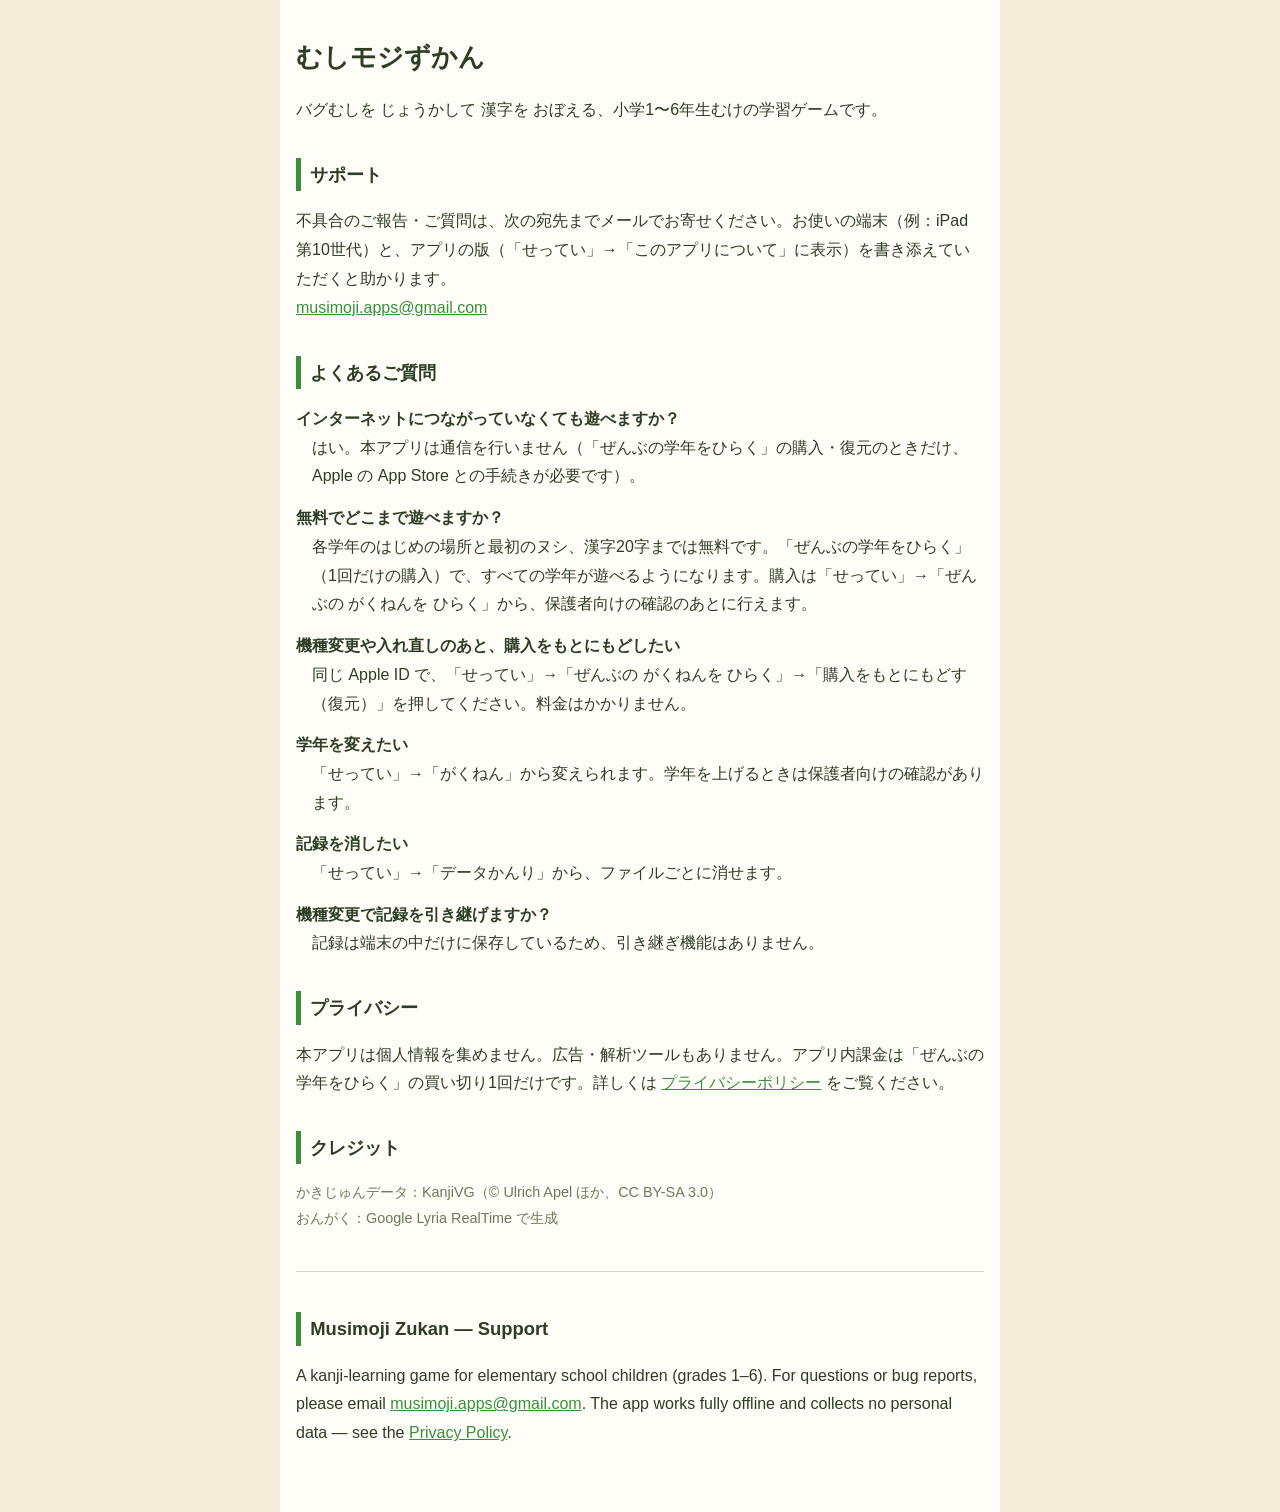
<file: index.html>
<!doctype html>
<html lang="ja">
<head>
<meta charset="utf-8">
<meta name="viewport" content="width=device-width, initial-scale=1">
<title>むしモジずかん サポート</title>
<link rel="stylesheet" href="style.css">
</head>
<body>
<main>
<h1>むしモジずかん</h1>
<p>バグむしを じょうかして 漢字を おぼえる、小学1〜6年生むけの学習ゲームです。</p>

<h2>サポート</h2>
<p>不具合のご報告・ご質問は、次の宛先までメールでお寄せください。お使いの端末（例：iPad 第10世代）と、アプリの版（「せってい」→「このアプリについて」に表示）を書き添えていただくと助かります。<br>
<a href="mailto:musimoji.apps@gmail.com">musimoji.apps@gmail.com</a></p>

<h2>よくあるご質問</h2>
<dl>
<dt>インターネットにつながっていなくても遊べますか？</dt>
<dd>はい。本アプリは通信を行いません（「ぜんぶの学年をひらく」の購入・復元のときだけ、Apple の App Store との手続きが必要です）。</dd>
<dt>無料でどこまで遊べますか？</dt>
<dd>各学年のはじめの場所と最初のヌシ、漢字20字までは無料です。「ぜんぶの学年をひらく」（1回だけの購入）で、すべての学年が遊べるようになります。購入は「せってい」→「ぜんぶの がくねんを ひらく」から、保護者向けの確認のあとに行えます。</dd>
<dt>機種変更や入れ直しのあと、購入をもとにもどしたい</dt>
<dd>同じ Apple ID で、「せってい」→「ぜんぶの がくねんを ひらく」→「購入をもとにもどす（復元）」を押してください。料金はかかりません。</dd>
<dt>学年を変えたい</dt>
<dd>「せってい」→「がくねん」から変えられます。学年を上げるときは保護者向けの確認があります。</dd>
<dt>記録を消したい</dt>
<dd>「せってい」→「データかんり」から、ファイルごとに消せます。</dd>
<dt>機種変更で記録を引き継げますか？</dt>
<dd>記録は端末の中だけに保存しているため、引き継ぎ機能はありません。</dd>
</dl>

<h2>プライバシー</h2>
<p>本アプリは個人情報を集めません。広告・解析ツールもありません。アプリ内課金は「ぜんぶの学年をひらく」の買い切り1回だけです。詳しくは <a href="privacy.html">プライバシーポリシー</a> をご覧ください。</p>

<h2>クレジット</h2>
<p class="small">かきじゅんデータ：KanjiVG（© Ulrich Apel ほか、CC BY-SA 3.0）<br>
おんがく：Google Lyria RealTime で生成</p>

<hr>
<div lang="en">
<h2>Musimoji Zukan — Support</h2>
<p>A kanji-learning game for elementary school children (grades 1–6). For questions or bug reports, please email <a href="mailto:musimoji.apps@gmail.com">musimoji.apps@gmail.com</a>. The app works fully offline and collects no personal data — see the <a href="privacy.html">Privacy Policy</a>.</p>
</div>
</main>
</body>
</html>
</file>
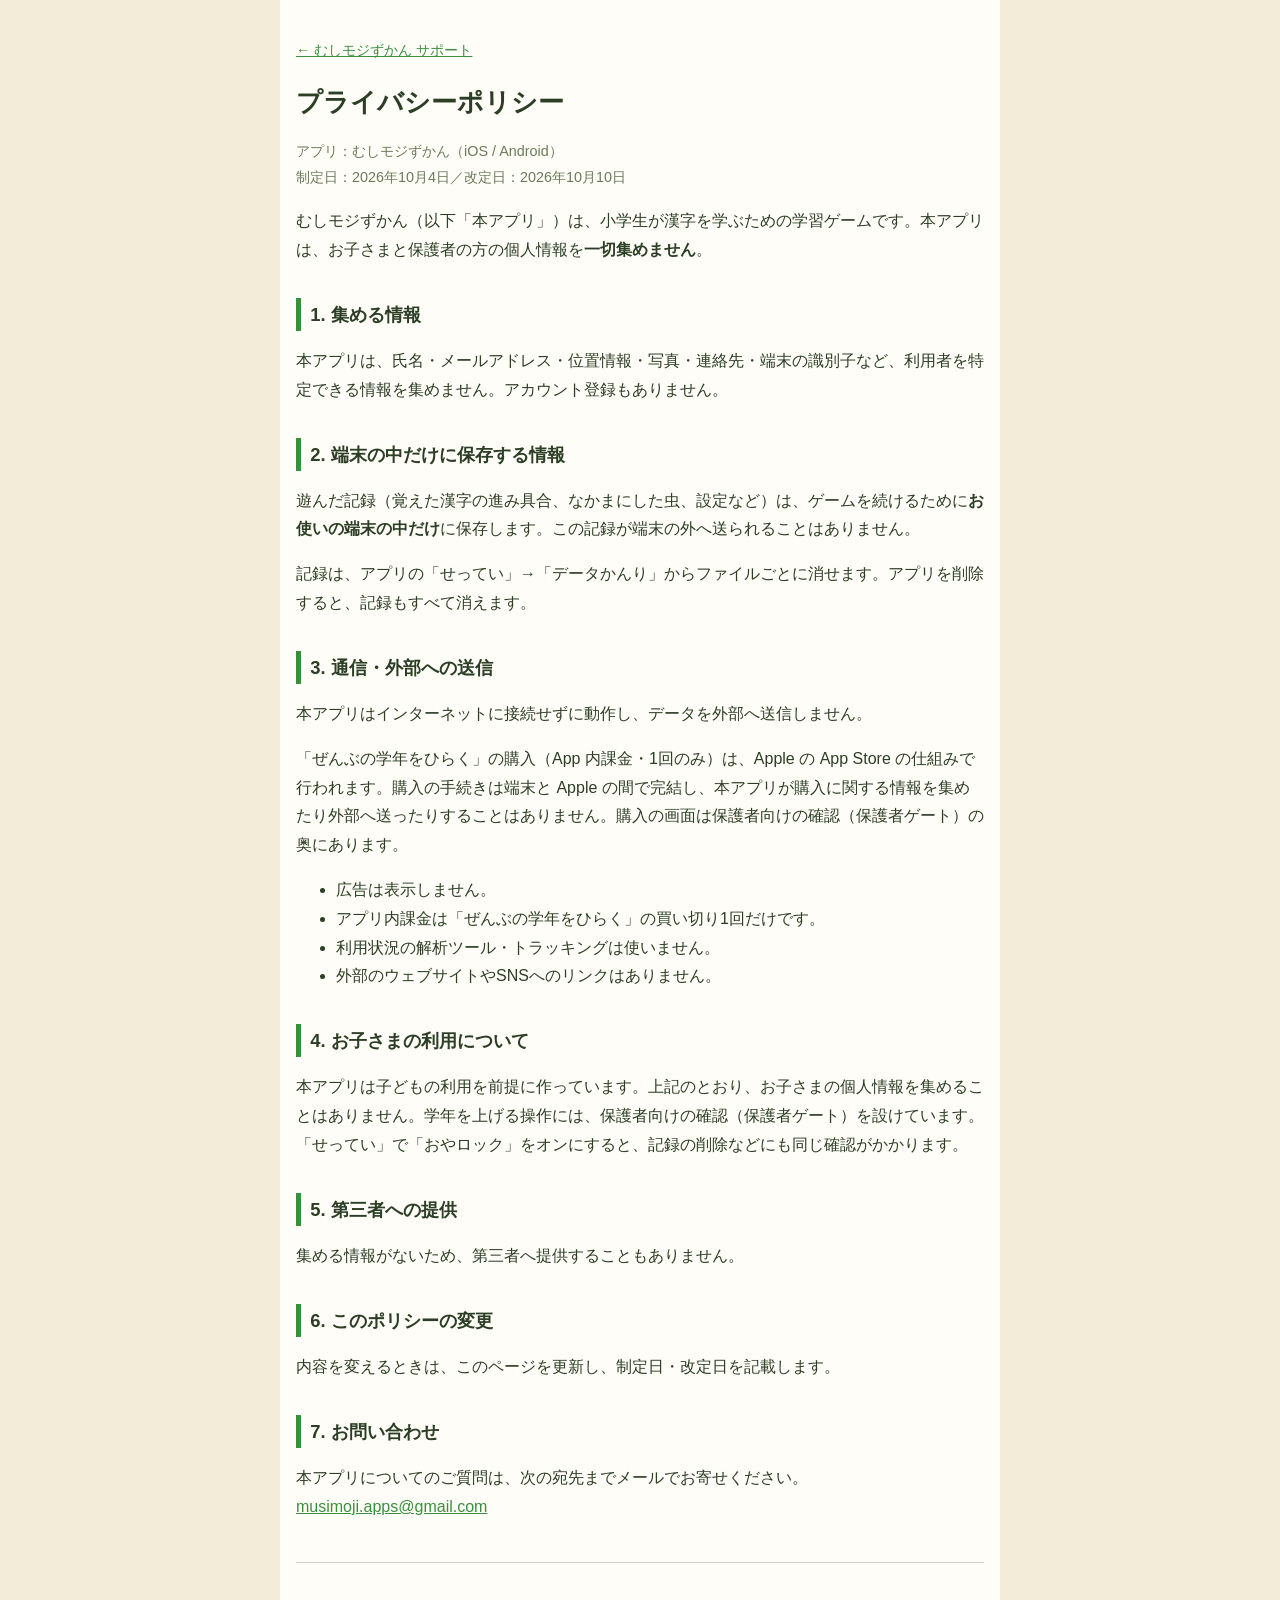
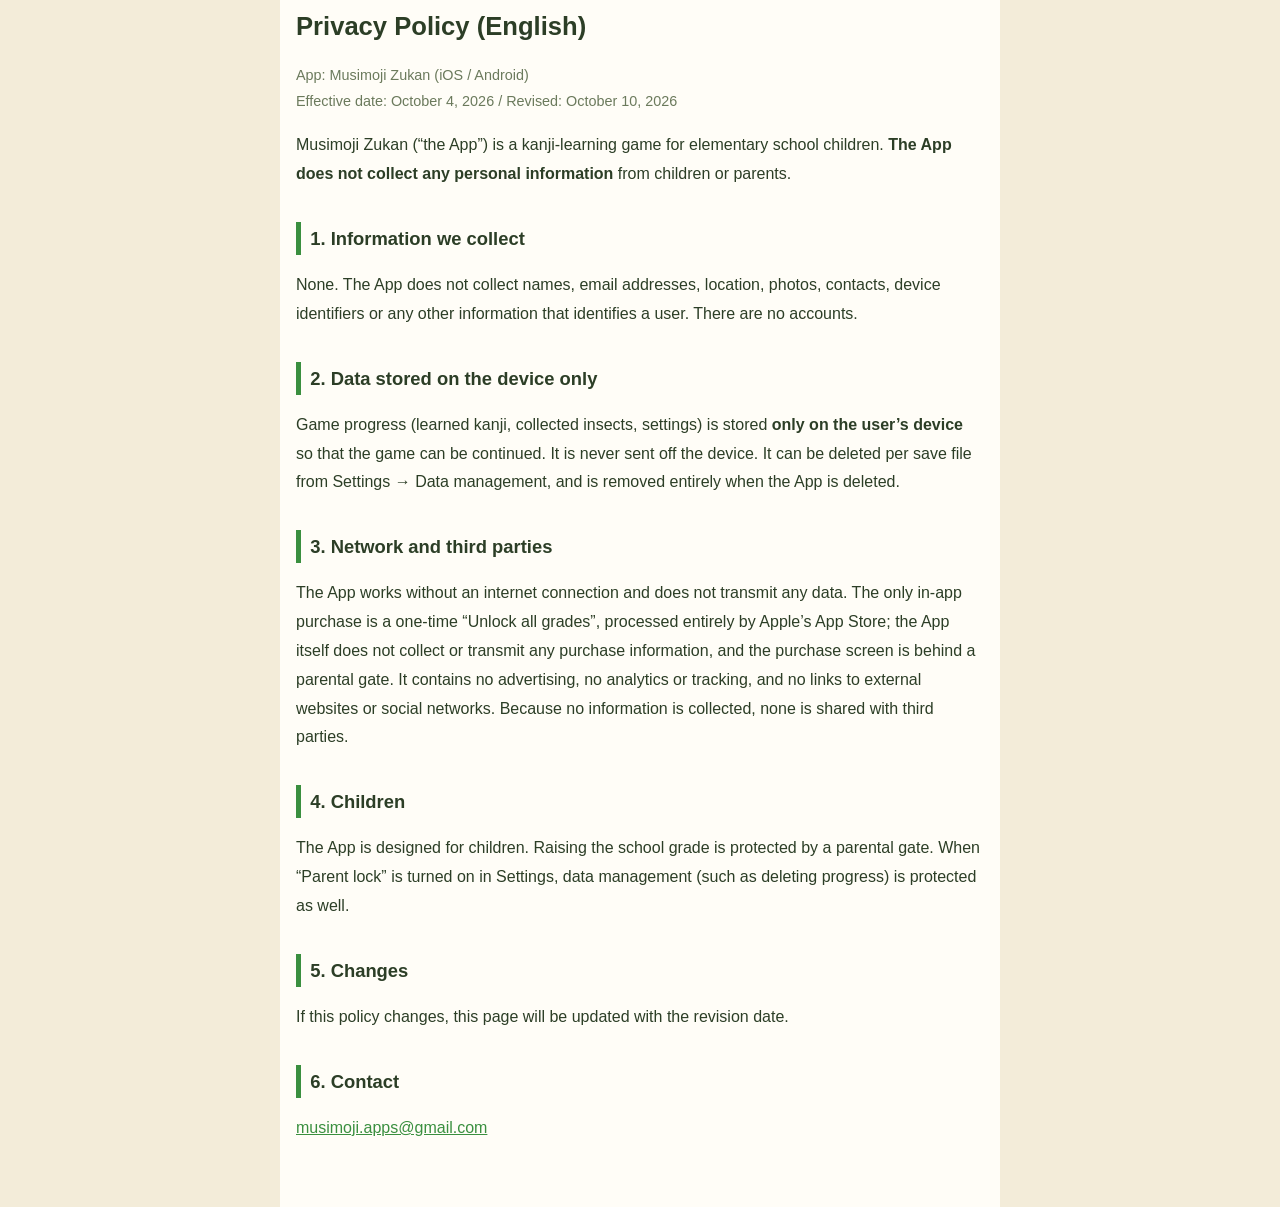
<file: privacy.html>
<!doctype html>
<html lang="ja">
<head>
<meta charset="utf-8">
<meta name="viewport" content="width=device-width, initial-scale=1">
<title>プライバシーポリシー｜むしモジずかん</title>
<link rel="stylesheet" href="style.css">
</head>
<body>
<main>
<p class="nav"><a href="index.html">← むしモジずかん サポート</a></p>
<h1>プライバシーポリシー</h1>
<p class="meta">アプリ：むしモジずかん（iOS / Android）<br>制定日：2026年10月4日／改定日：2026年10月10日</p>

<p>むしモジずかん（以下「本アプリ」）は、小学生が漢字を学ぶための学習ゲームです。本アプリは、お子さまと保護者の方の個人情報を<strong>一切集めません</strong>。</p>

<h2>1. 集める情報</h2>
<p>本アプリは、氏名・メールアドレス・位置情報・写真・連絡先・端末の識別子など、利用者を特定できる情報を集めません。アカウント登録もありません。</p>

<h2>2. 端末の中だけに保存する情報</h2>
<p>遊んだ記録（覚えた漢字の進み具合、なかまにした虫、設定など）は、ゲームを続けるために<strong>お使いの端末の中だけ</strong>に保存します。この記録が端末の外へ送られることはありません。</p>
<p>記録は、アプリの「せってい」→「データかんり」からファイルごとに消せます。アプリを削除すると、記録もすべて消えます。</p>

<h2>3. 通信・外部への送信</h2>
<p>本アプリはインターネットに接続せずに動作し、データを外部へ送信しません。</p>
<p>「ぜんぶの学年をひらく」の購入（App 内課金・1回のみ）は、Apple の App Store の仕組みで行われます。購入の手続きは端末と Apple の間で完結し、本アプリが購入に関する情報を集めたり外部へ送ったりすることはありません。購入の画面は保護者向けの確認（保護者ゲート）の奥にあります。</p>
<ul>
<li>広告は表示しません。</li>
<li>アプリ内課金は「ぜんぶの学年をひらく」の買い切り1回だけです。</li>
<li>利用状況の解析ツール・トラッキングは使いません。</li>
<li>外部のウェブサイトやSNSへのリンクはありません。</li>
</ul>

<h2>4. お子さまの利用について</h2>
<p>本アプリは子どもの利用を前提に作っています。上記のとおり、お子さまの個人情報を集めることはありません。学年を上げる操作には、保護者向けの確認（保護者ゲート）を設けています。「せってい」で「おやロック」をオンにすると、記録の削除などにも同じ確認がかかります。</p>

<h2>5. 第三者への提供</h2>
<p>集める情報がないため、第三者へ提供することもありません。</p>

<h2>6. このポリシーの変更</h2>
<p>内容を変えるときは、このページを更新し、制定日・改定日を記載します。</p>

<h2>7. お問い合わせ</h2>
<p>本アプリについてのご質問は、次の宛先までメールでお寄せください。<br>
<a href="mailto:musimoji.apps@gmail.com">musimoji.apps@gmail.com</a></p>

<hr>

<h1 lang="en">Privacy Policy (English)</h1>
<p class="meta" lang="en">App: Musimoji Zukan (iOS / Android)<br>Effective date: October 4, 2026 / Revised: October 10, 2026</p>
<div lang="en">
<p>Musimoji Zukan (“the App”) is a kanji-learning game for elementary school children. <strong>The App does not collect any personal information</strong> from children or parents.</p>
<h2>1. Information we collect</h2>
<p>None. The App does not collect names, email addresses, location, photos, contacts, device identifiers or any other information that identifies a user. There are no accounts.</p>
<h2>2. Data stored on the device only</h2>
<p>Game progress (learned kanji, collected insects, settings) is stored <strong>only on the user’s device</strong> so that the game can be continued. It is never sent off the device. It can be deleted per save file from Settings → Data management, and is removed entirely when the App is deleted.</p>
<h2>3. Network and third parties</h2>
<p>The App works without an internet connection and does not transmit any data. The only in-app purchase is a one-time “Unlock all grades”, processed entirely by Apple’s App Store; the App itself does not collect or transmit any purchase information, and the purchase screen is behind a parental gate. It contains no advertising, no analytics or tracking, and no links to external websites or social networks. Because no information is collected, none is shared with third parties.</p>
<h2>4. Children</h2>
<p>The App is designed for children. Raising the school grade is protected by a parental gate. When “Parent lock” is turned on in Settings, data management (such as deleting progress) is protected as well.</p>
<h2>5. Changes</h2>
<p>If this policy changes, this page will be updated with the revision date.</p>
<h2>6. Contact</h2>
<p><a href="mailto:musimoji.apps@gmail.com">musimoji.apps@gmail.com</a></p>
</div>
</main>
</body>
</html>
</file>
<file: style.css>
:root { --bg: #f3ecd9; --ink: #2c3e26; --sub: #6b7a5c; --accent: #3a8f3f; --card: #fffdf7; }
@media (prefers-color-scheme: dark) {
  :root { --bg: #1d231b; --ink: #e8efe0; --sub: #a9b59c; --accent: #8fd18a; --card: #262e23; }
}
body { margin: 0; background: var(--bg); color: var(--ink);
  font-family: -apple-system, "Hiragino Sans", "Noto Sans JP", sans-serif; line-height: 1.8; }
main { max-width: 720px; margin: 0 auto; padding: 24px 16px 48px; background: var(--card); min-height: 100vh; box-sizing: border-box; }
h1 { font-size: 1.6rem; margin: .4em 0; }
h2 { font-size: 1.15rem; margin-top: 1.8em; border-left: 5px solid var(--accent); padding-left: .5em; }
a { color: var(--accent); }
.meta, .nav, .small { color: var(--sub); font-size: .9rem; }
dt { font-weight: 700; margin-top: .8em; }
dd { margin-left: 1em; }
hr { border: none; border-top: 1px solid var(--sub); opacity: .3; margin: 2.5em 0; }
</file>
